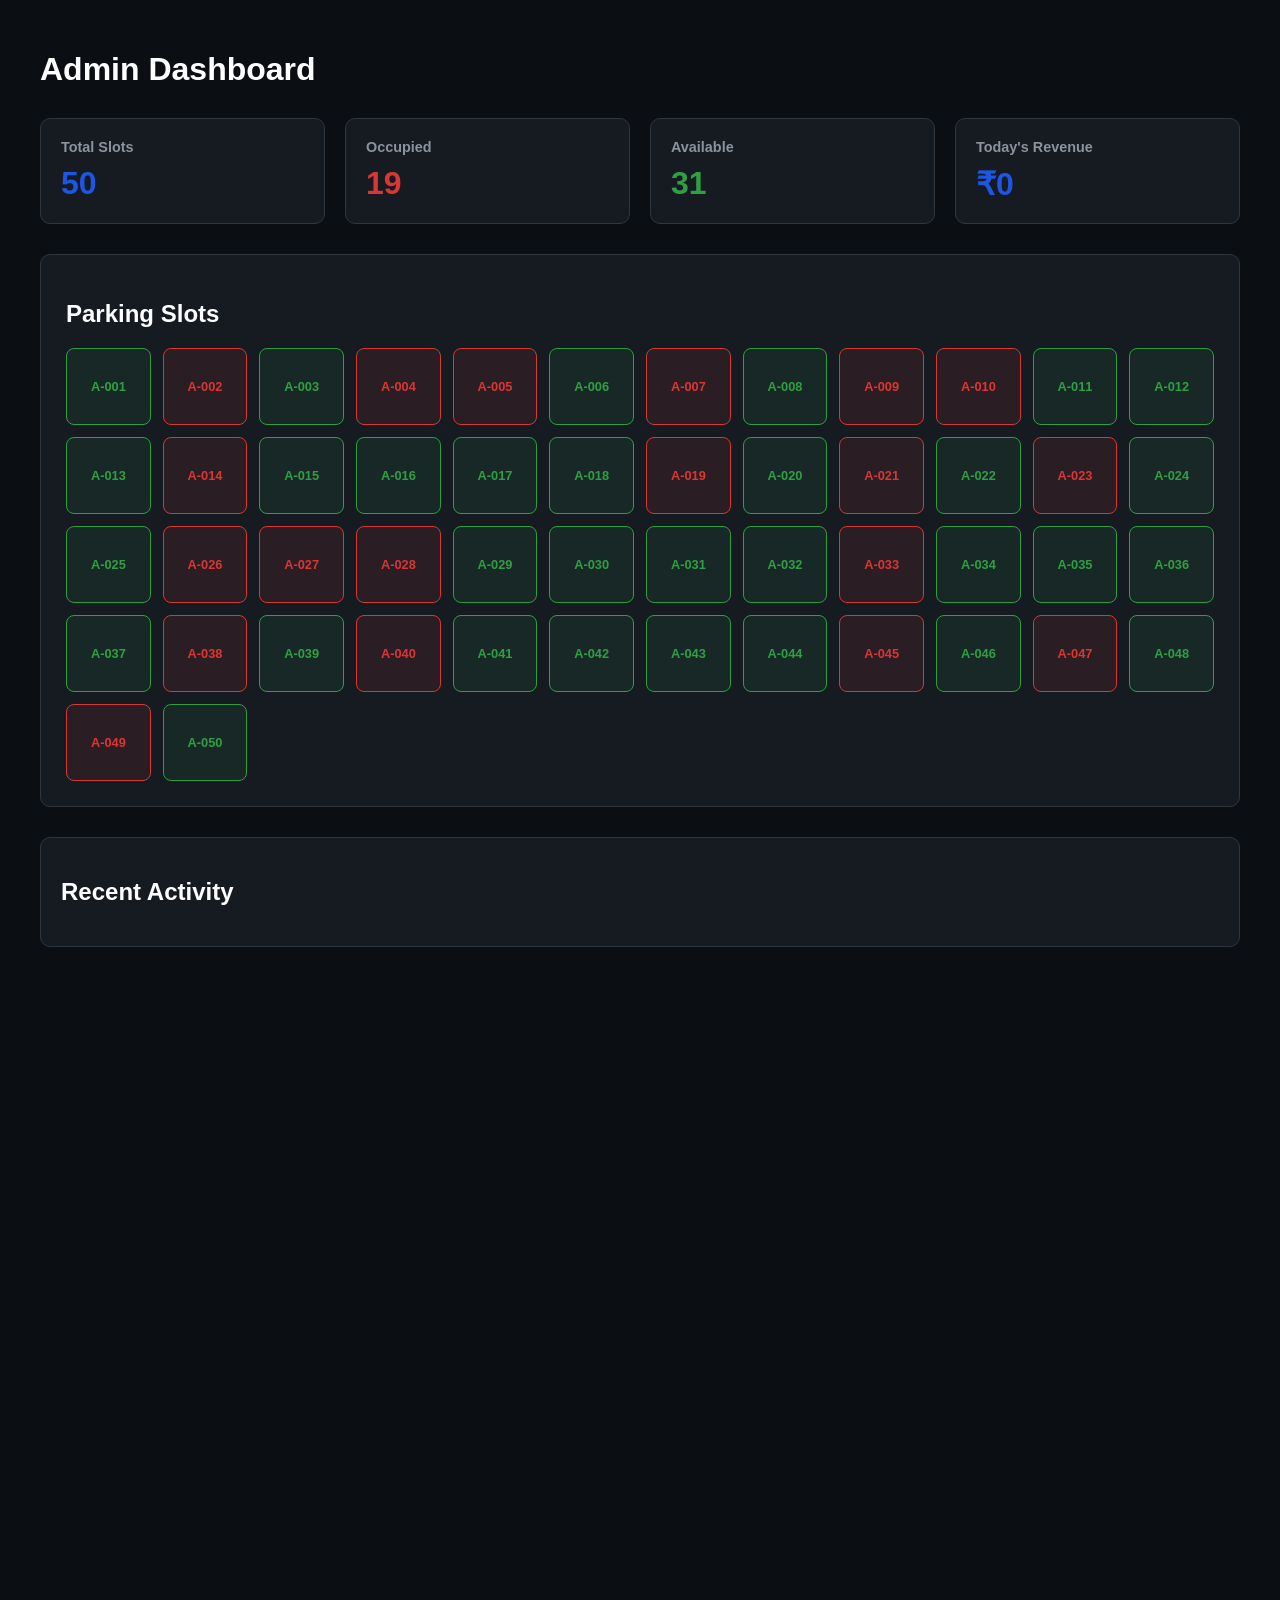
<file: templates/admin.html>
<!DOCTYPE html>
<html>
<head>
<meta charset="UTF-8">
<title>Parkmatrix Admin Dashboard</title>

<style>
:root {
    --bg: #0b0f14;
    --card: #161b22;
    --border: #30363d;
    --text: #ffffff;
    --sub: #8b949e;
    --green: #2ea043;
    --red: #da3633;
    --blue: #1d56e2;
}

body {
    margin: 0;
    padding: 30px;
    background: var(--bg);
    color: var(--text);
    font-family: 'Segoe UI', sans-serif;
}

.container {
    max-width: 1200px;
    margin: auto;
}

h1 {
    margin-bottom: 30px;
}

/* ===== STATS ===== */

.stats {
    display: grid;
    grid-template-columns: repeat(auto-fit, minmax(220px, 1fr));
    gap: 20px;
    margin-bottom: 30px;
}

.card {
    background: var(--card);
    border: 1px solid var(--border);
    padding: 20px;
    border-radius: 10px;
}

.card h3 {
    margin: 0;
    font-size: 0.9rem;
    color: var(--sub);
}

.card .value {
    font-size: 2rem;
    margin-top: 10px;
    font-weight: bold;
}

.green { color: var(--green); }
.red { color: var(--red); }
.blue { color: var(--blue); }

/* ===== GRID ===== */

.grid-section {
    background: var(--card);
    border: 1px solid var(--border);
    padding: 25px;
    border-radius: 10px;
}

.grid {
    display: grid;
    grid-template-columns: repeat(auto-fill, minmax(80px, 1fr));
    gap: 12px;
    margin-top: 20px;
}

.slot {
    height: 75px;
    border-radius: 8px;
    display: flex;
    justify-content: center;
    align-items: center;
    font-weight: bold;
    font-size: 0.8rem;
    cursor: pointer;
    transition: 0.2s;
}

.available {
    background: rgba(46,160,67,0.1);
    border: 1px solid var(--green);
    color: var(--green);
}

.occupied {
    background: rgba(218,54,51,0.1);
    border: 1px solid var(--red);
    color: var(--red);
}

.slot:hover {
    transform: scale(1.05);
}

/* ===== ACTIVITY ===== */

.activity {
    margin-top: 30px;
    background: var(--card);
    border: 1px solid var(--border);
    padding: 20px;
    border-radius: 10px;
}

.activity-list {
    max-height: 250px;
    overflow-y: auto;
    margin-top: 15px;
}

.activity-item {
    padding: 10px;
    border-bottom: 1px solid var(--border);
    font-size: 0.85rem;
}
</style>

</head>
<body>

<div class="container">
    <h1>Admin Dashboard</h1>

    <div class="stats">
        <div class="card">
            <h3>Total Slots</h3>
            <div class="value blue" id="totalSlots"></div>
        </div>

        <div class="card">
            <h3>Occupied</h3>
            <div class="value red" id="occupiedSlots"></div>
        </div>

        <div class="card">
            <h3>Available</h3>
            <div class="value green" id="availableSlots"></div>
        </div>

        <div class="card">
            <h3>Today's Revenue</h3>
            <div class="value blue" id="revenue"></div>
        </div>
    </div>

    <div class="grid-section">
        <h2>Parking Slots</h2>
        <div class="grid" id="grid"></div>
    </div>

    <div class="activity">
        <h2>Recent Activity</h2>
        <div class="activity-list" id="activityList"></div>
    </div>
    <iframe 
        title="Parkmatrix Dashboard"
        width="100%" 
        height="650"
        src="https://app.powerbi.com/view?r=eyJrIjoiOWMwODIyOWYtYWIyZS00YmY0LWJkMzQtNmMyMmFmMmUxMTU3IiwidCI6IjI3NzU4NjEyLTZhZjMtNDk2Yi05YjIwLWZiYWE3MWNiMmFhMCJ9"
        frameborder="0"
        allowFullScreen="true">
    </iframe>

</div>

<script>
const TOTAL_SLOTS = 50;
let slots = [];
let revenue = 0;

function init() {
    for (let i = 1; i <= TOTAL_SLOTS; i++) {
        slots.push({
            id: "A-" + String(i).padStart(3, "0"),
            status: Math.random() > 0.6 ? "occupied" : "available"
        });
    }
    render();
}

function render() {
    const grid = document.getElementById("grid");
    grid.innerHTML = "";

    let occupiedCount = 0;

    slots.forEach(slot => {
        const div = document.createElement("div");
        div.className = "slot " + slot.status;
        div.innerText = slot.id;

        if (slot.status === "occupied") {
            occupiedCount++;
        }

        div.onclick = () => toggleSlot(slot);

        grid.appendChild(div);
    });

    document.getElementById("totalSlots").innerText = TOTAL_SLOTS;
    document.getElementById("occupiedSlots").innerText = occupiedCount;
    document.getElementById("availableSlots").innerText = TOTAL_SLOTS - occupiedCount;
    document.getElementById("revenue").innerText = "₹" + revenue;
}

function toggleSlot(slot) {
    if (slot.status === "available") {
        slot.status = "occupied";
        revenue += 50;
        addActivity("Vehicle parked at " + slot.id);
    } else {
        slot.status = "available";
        addActivity("Vehicle exited from " + slot.id);
    }
    render();
}

function addActivity(text) {
    const list = document.getElementById("activityList");
    const item = document.createElement("div");
    item.className = "activity-item";
    item.innerText = new Date().toLocaleTimeString() + " - " + text;
    list.prepend(item);
}

init();
</script>

</body>
</html>
</file>
